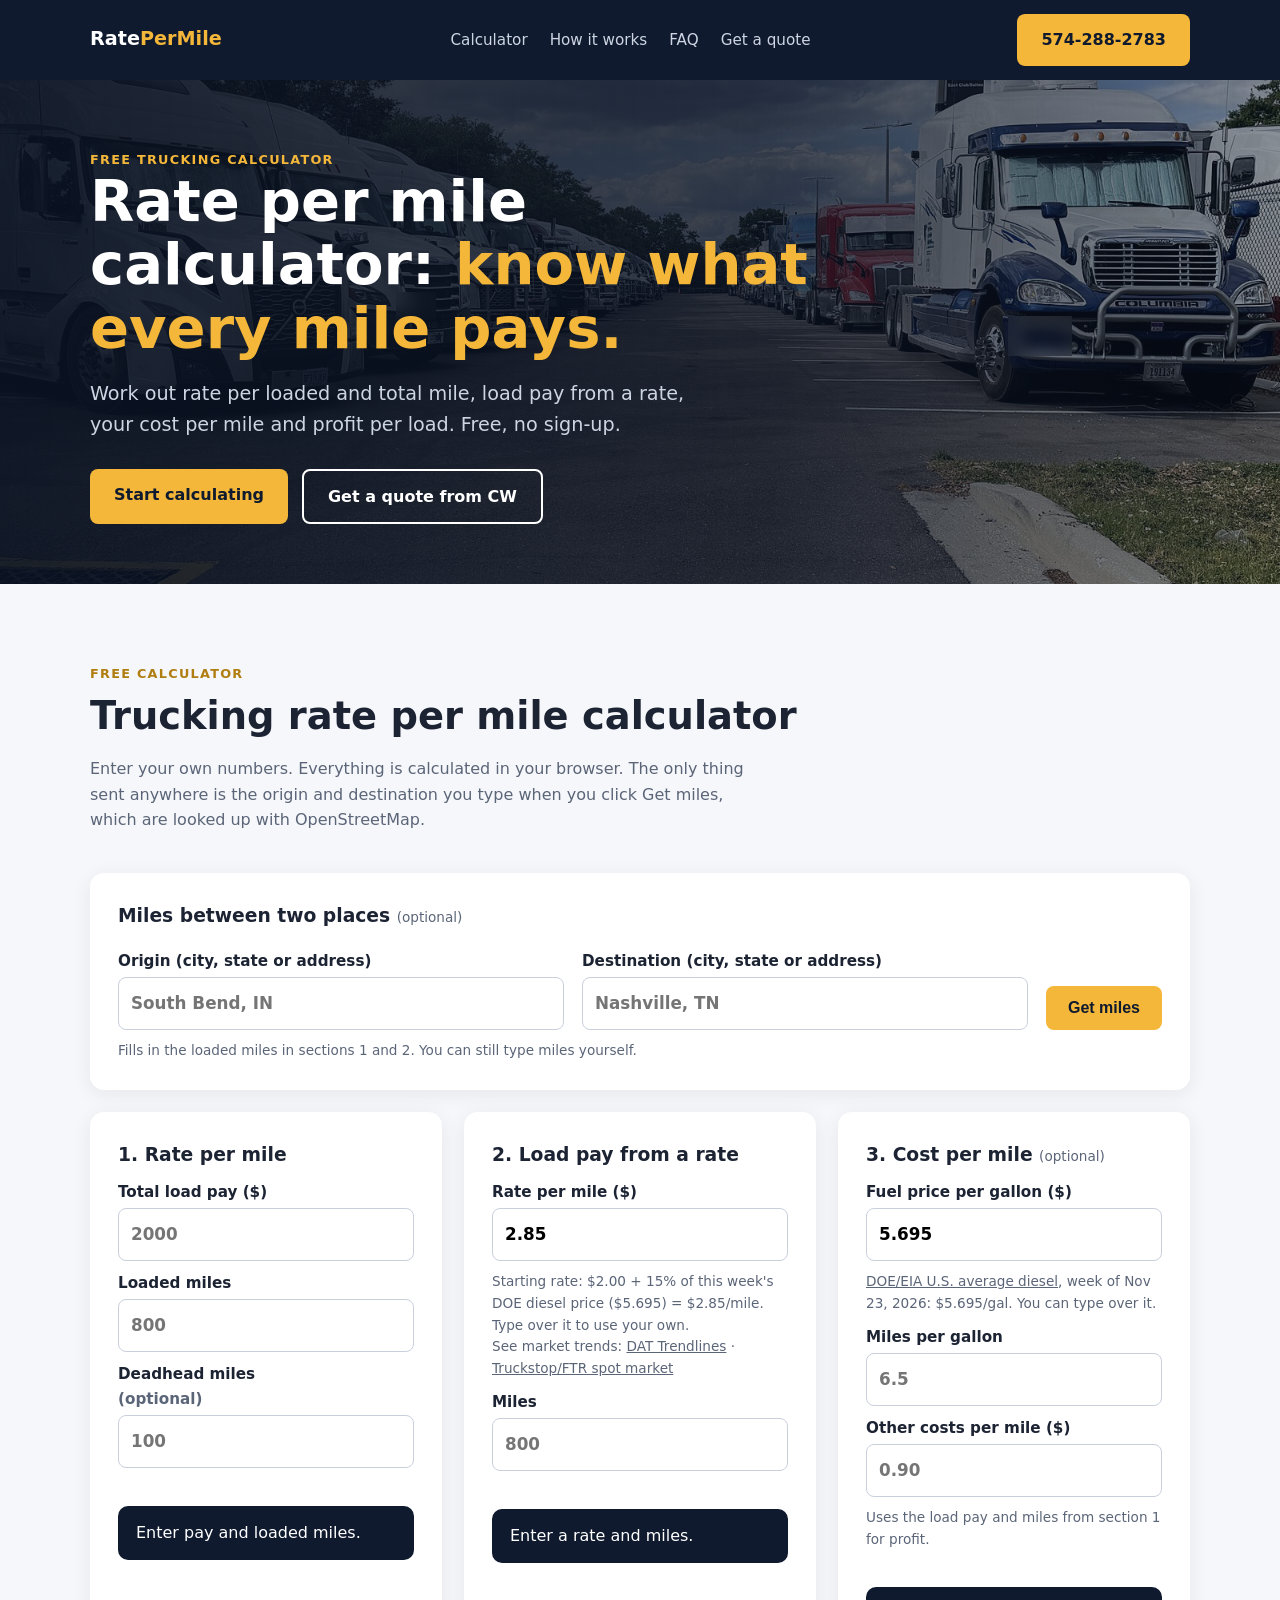
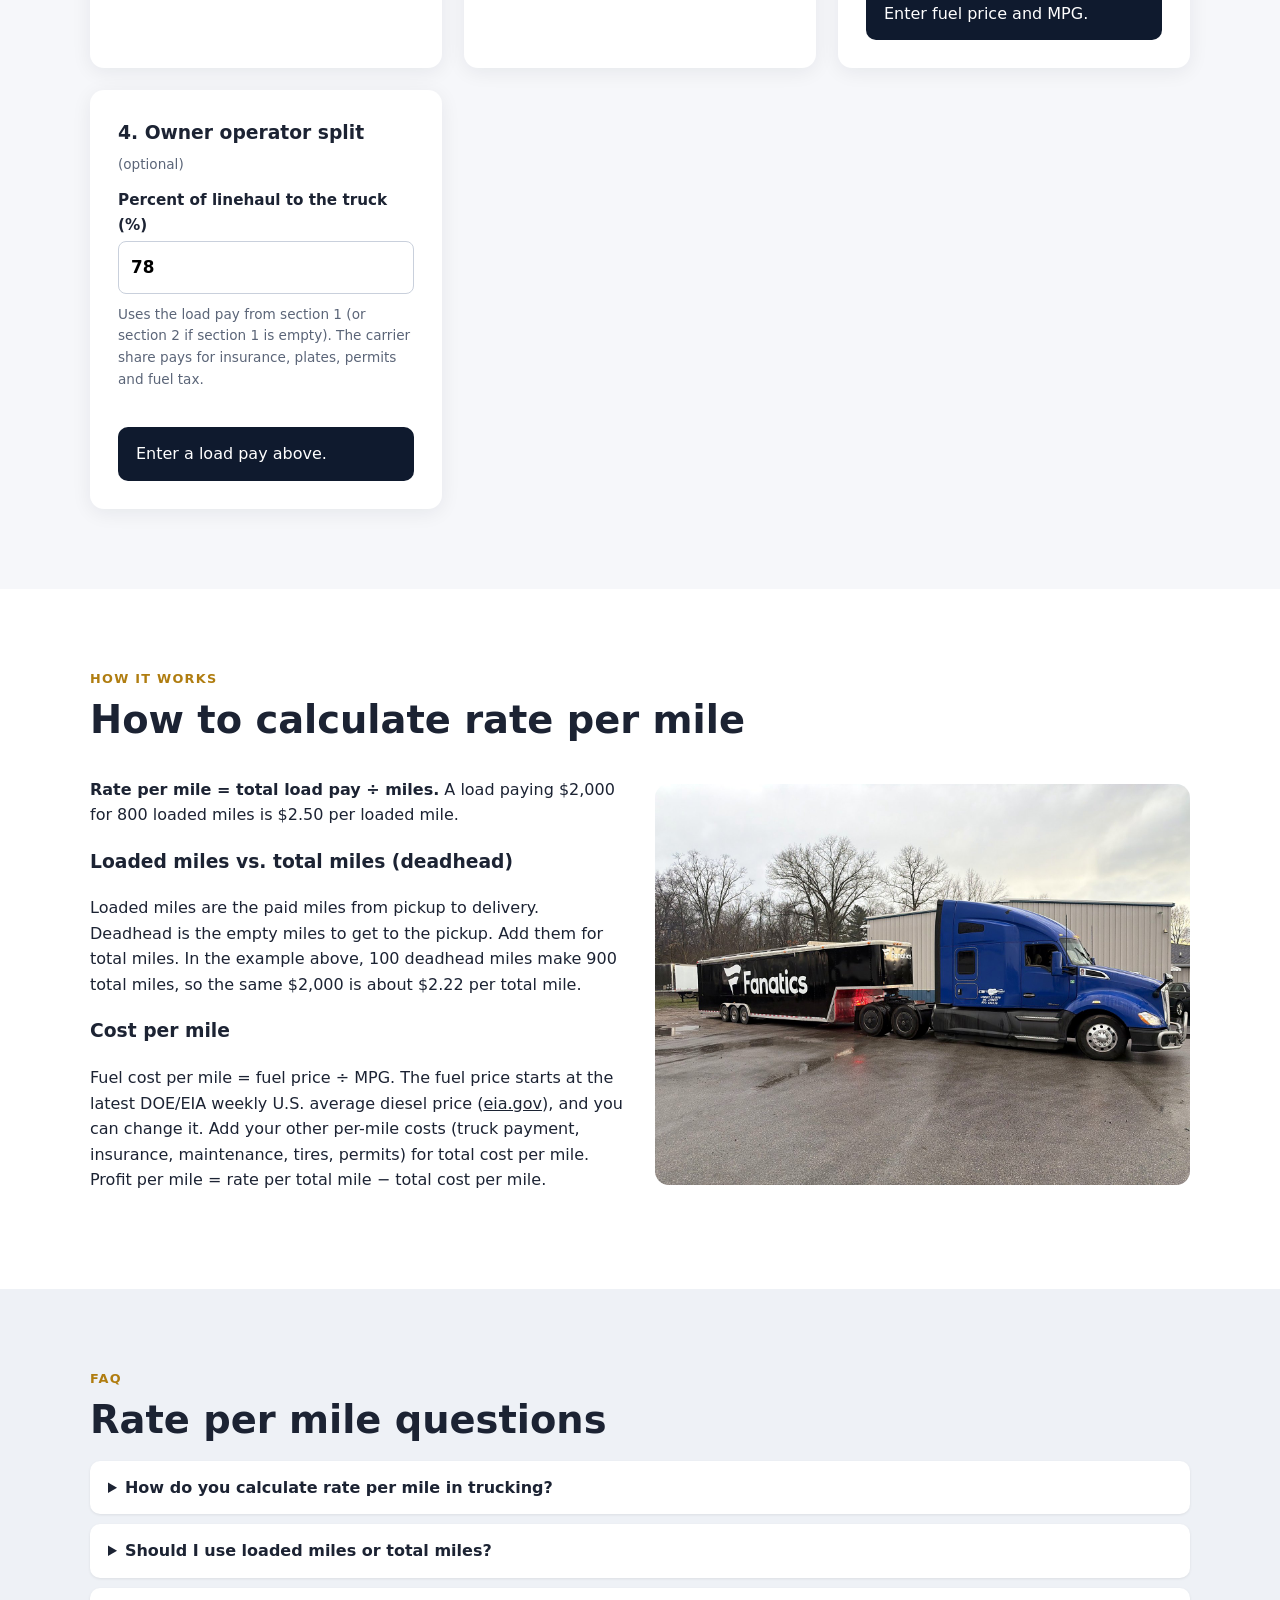
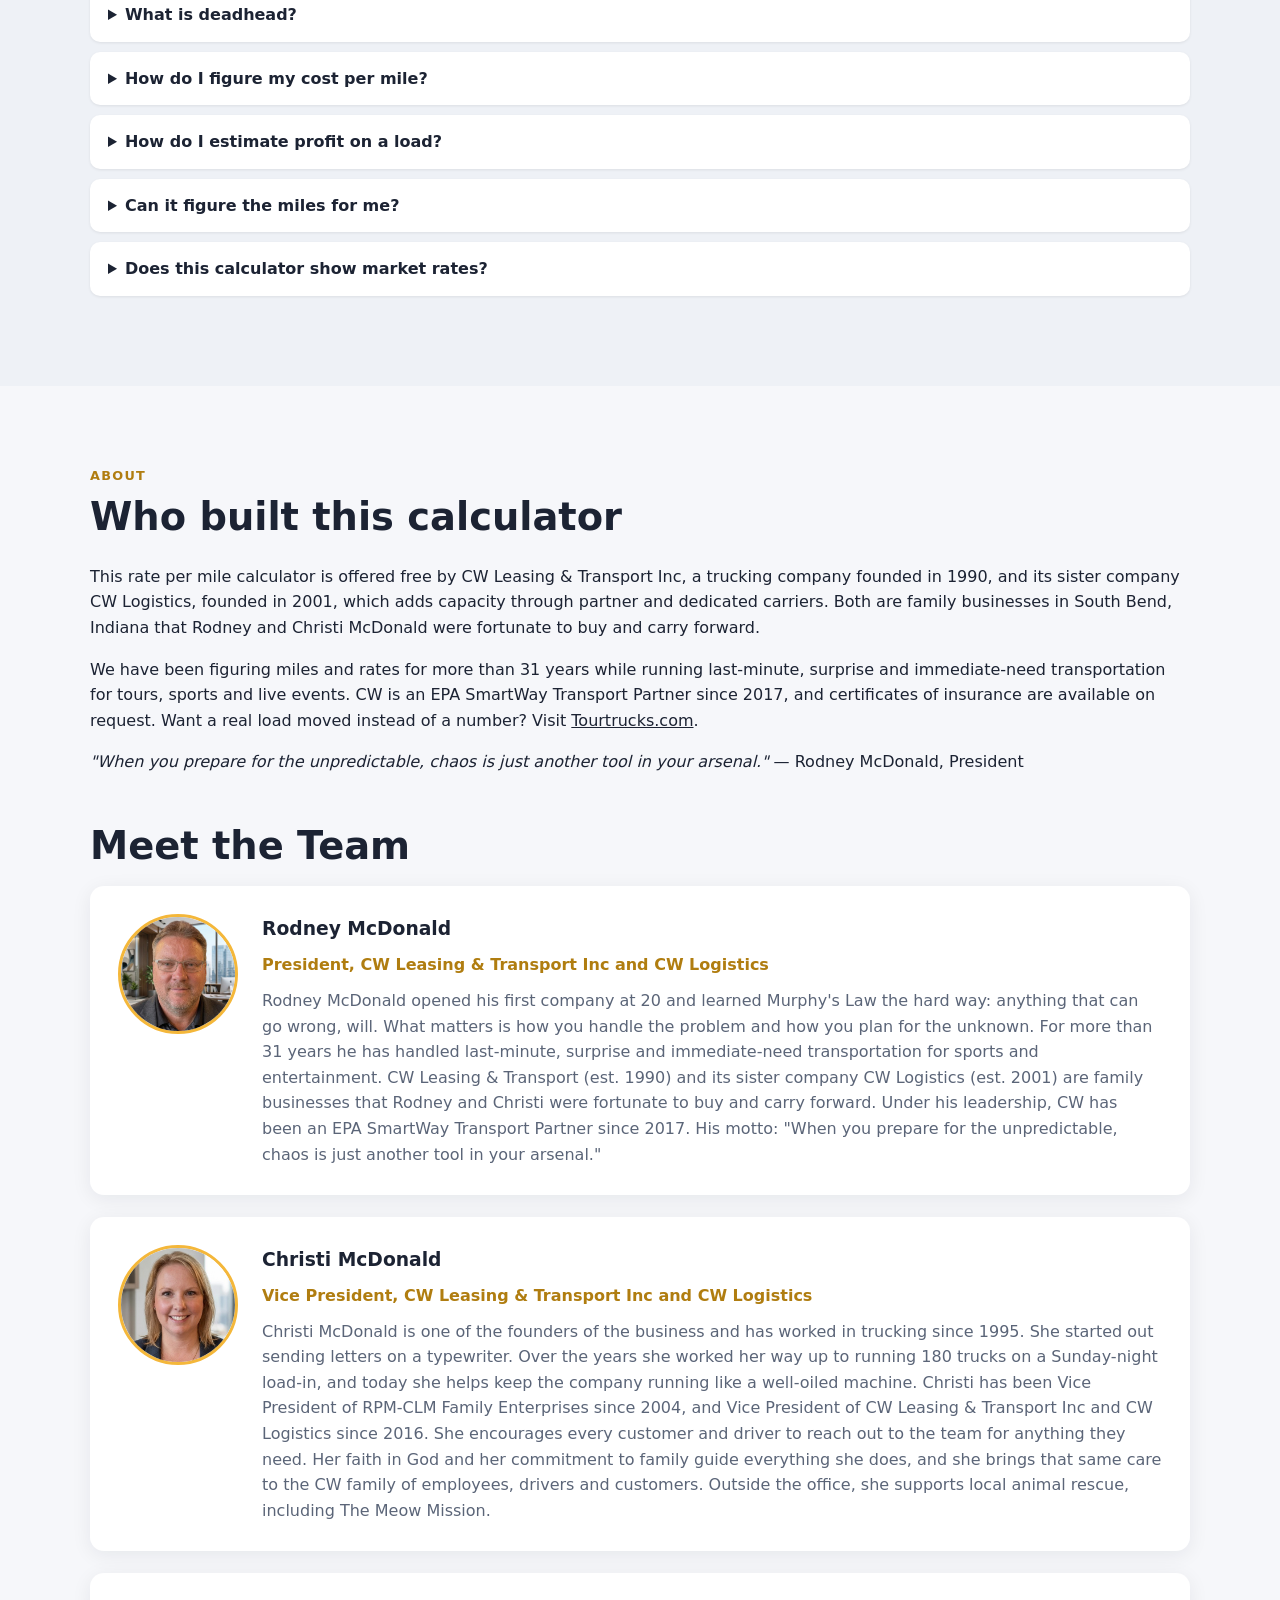
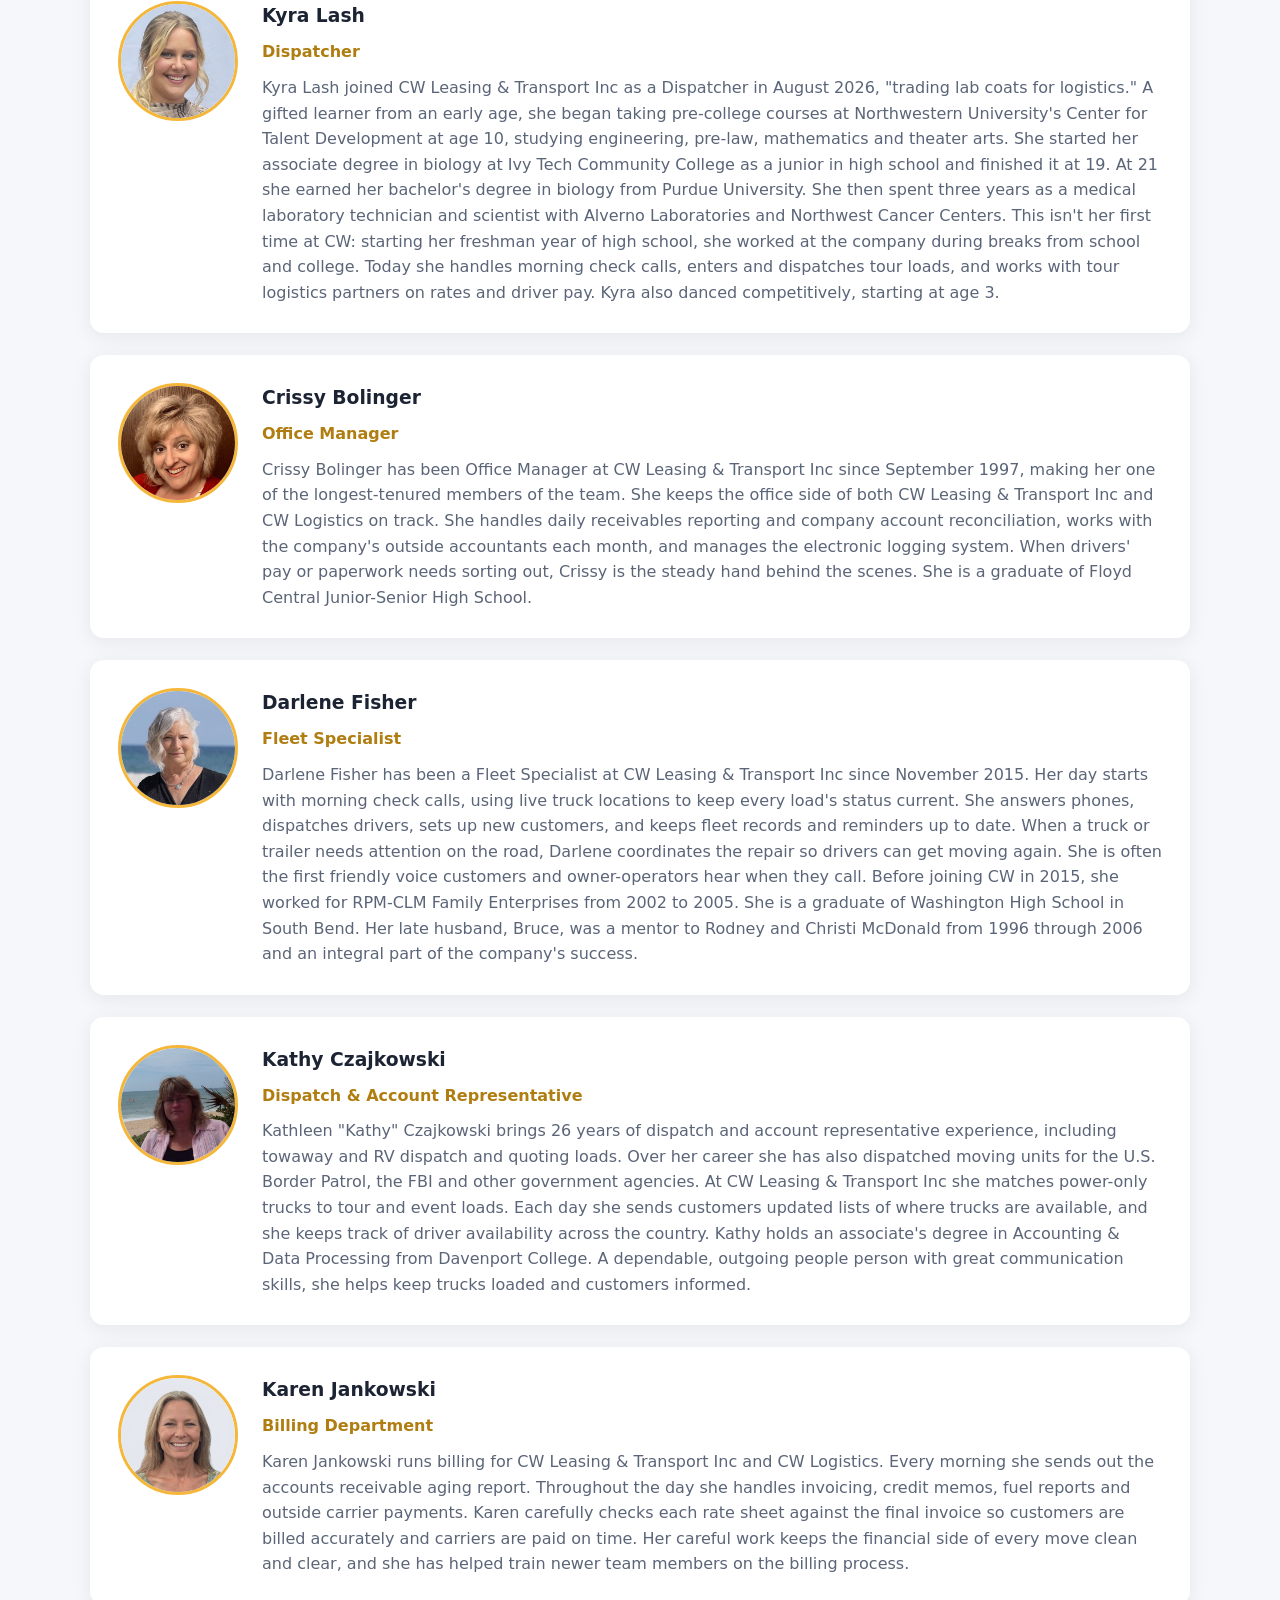
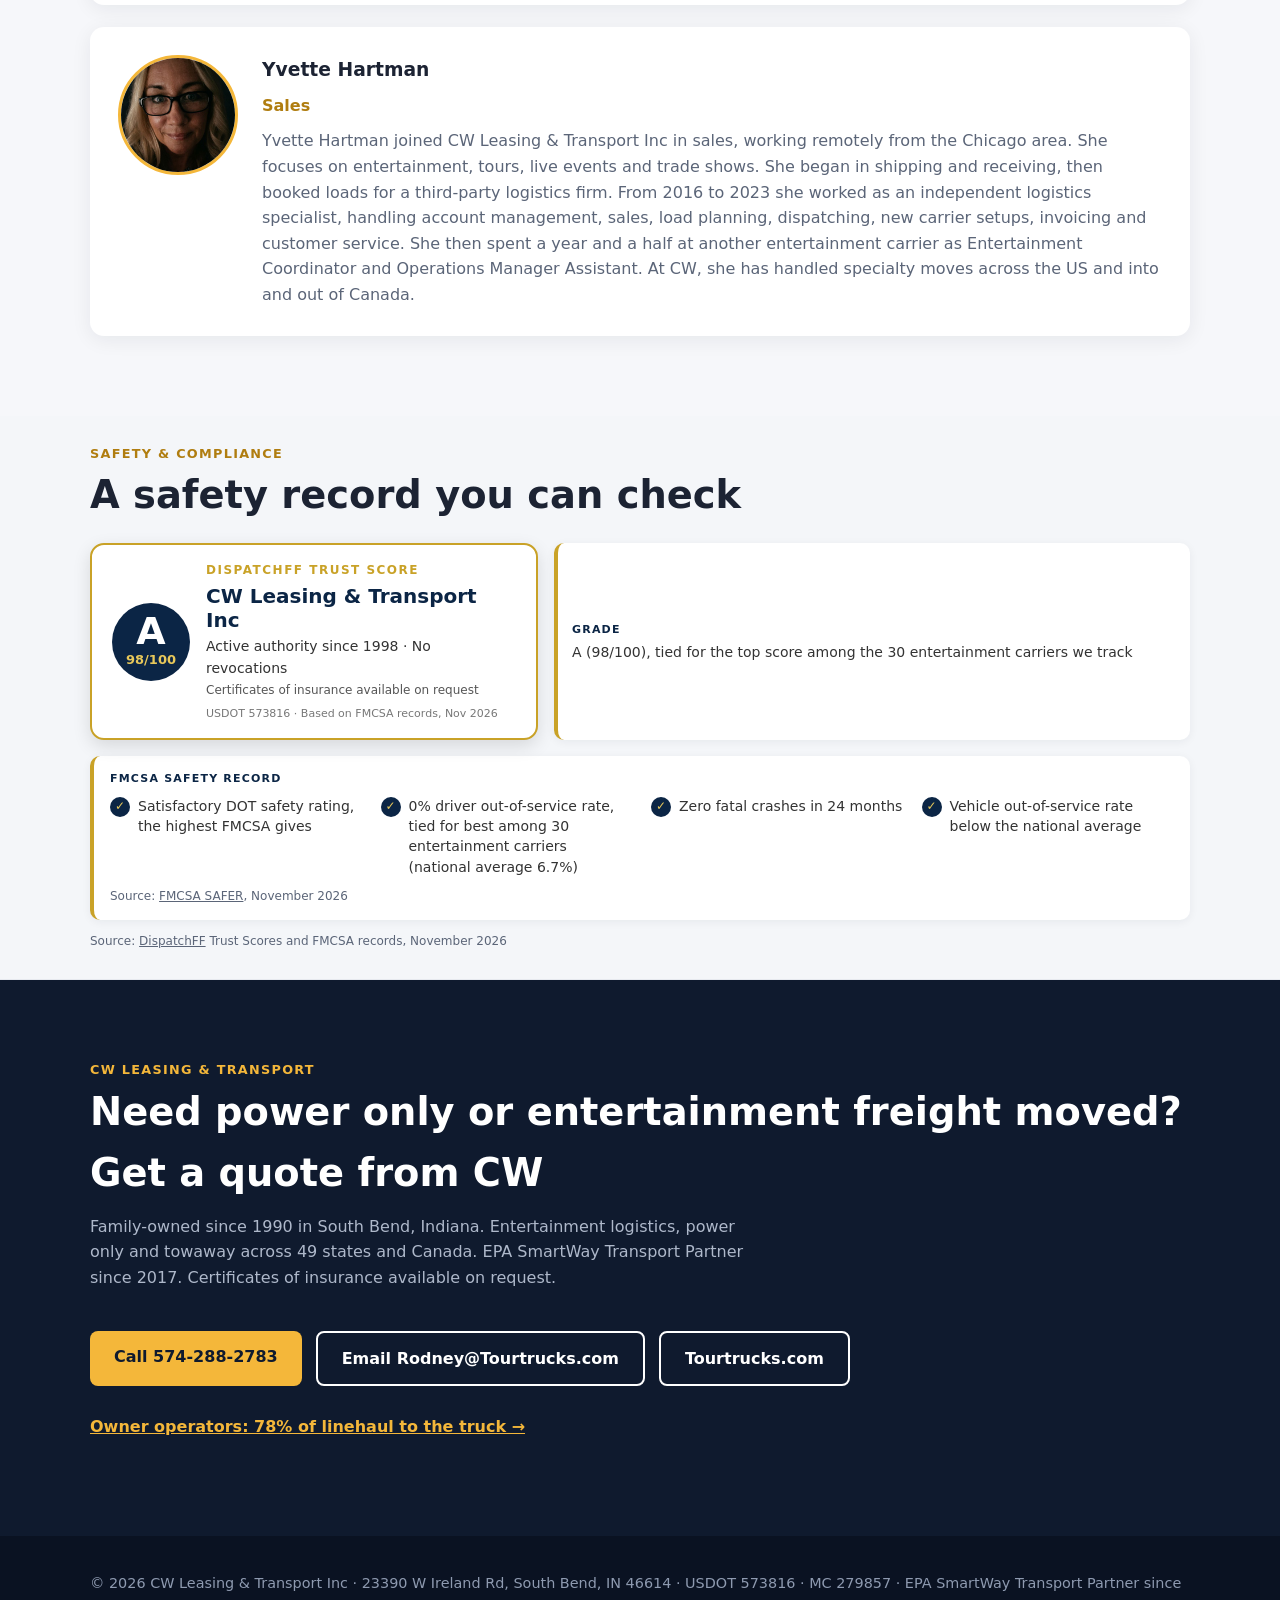
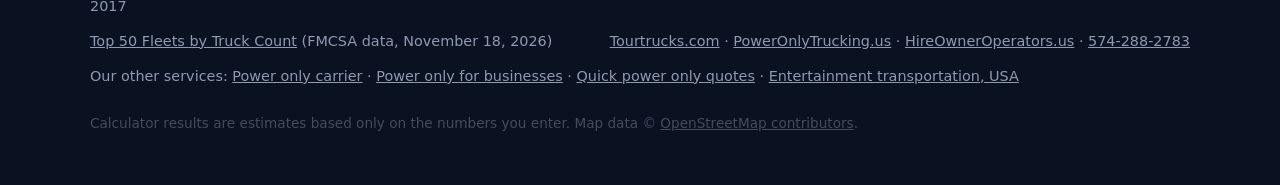
<file: index.html>
<!doctype html>
<html lang="en"><head><meta charset="utf-8"><meta name="viewport" content="width=device-width,initial-scale=1">
<title>Rate Per Mile Calculator | Trucking Rate Per Mile &amp; Cost Per Mile Calculator</title><meta name="description" content="Free rate per mile calculator for truckers, owner operators and shippers. Figure trucking rate per mile, loaded vs. total miles with deadhead, load pay from a rate, cost per mile and profit per load. From CW Leasing &amp; Transport.">
<meta name="keywords" content="rate per mile calculator, trucking rate per mile, cost per mile calculator, deadhead, owner operator calculator">
<link rel="canonical" href="https://ratepermile.com/"><meta property="og:title" content="Rate Per Mile Calculator | Trucking Rate Per Mile &amp; Cost Per Mile Calculator"><meta property="og:description" content="Free rate per mile calculator for truckers, owner operators and shippers. Figure trucking rate per mile, loaded vs. total miles with deadhead, load pay from a rate, cost per mile and profit per load. From CW Leasing &amp; Transport."><meta property="og:url" content="https://ratepermile.com/"><meta property="og:type" content="website">
<link rel="stylesheet" href="css/style.css"><script type="application/ld+json">{"@context": "https://schema.org", "@type": "LocalBusiness", "name": "CW Leasing & Transport Inc", "url": "https://ratepermile.com/", "telephone": "+1-574-288-2783", "email": "Rodney@Tourtrucks.com", "foundingDate": "1990-09", "address": {"@type": "PostalAddress", "streetAddress": "23390 W Ireland Rd", "addressLocality": "South Bend", "addressRegion": "IN", "postalCode": "46614", "addressCountry": "US"}, "areaServed": ["United States", "Canada"], "description": "Free rate per mile calculator for truckers, owner operators and shippers. Figure trucking rate per mile, loaded vs. total miles with deadhead, load pay from a rate, cost per mile and profit per load. From CW Leasing & Transport.", "award": "EPA SmartWay Transport Partner since 2017", "identifier": [{"@type": "PropertyValue", "name": "USDOT", "value": "573816"}, {"@type": "PropertyValue", "name": "MC", "value": "279857"}], "image": "https://ratepermile.com/img/tractors-trailers-rows.jpg", "sameAs": ["https://www.tourtrucks.com/", "https://poweronlytrucking.us/", "https://www.facebook.com/entertainmenttransportation", "https://www.linkedin.com/in/mcrodney/"]}</script><script type="application/ld+json">{"@context": "https://schema.org", "@type": "WebApplication", "name": "Rate Per Mile Calculator", "url": "https://ratepermile.com/", "applicationCategory": "BusinessApplication", "operatingSystem": "Any (web browser)", "offers": {"@type": "Offer", "price": "0", "priceCurrency": "USD"}, "description": "Free rate per mile calculator for truckers, owner operators and shippers. Figure trucking rate per mile, loaded vs. total miles with deadhead, load pay from a rate, cost per mile and profit per load. From CW Leasing & Transport.", "provider": {"@type": "Organization", "name": "CW Leasing & Transport Inc", "url": "https://tourtrucks.com/", "telephone": "+1-574-288-2783"}}</script><script type="application/ld+json">{"@context": "https://schema.org", "@type": "FAQPage", "mainEntity": [{"@type": "Question", "name": "How do you calculate rate per mile in trucking?", "acceptedAnswer": {"@type": "Answer", "text": "Divide the total load pay by the miles. For example, $2,000 for 800 loaded miles is $2.50 per loaded mile."}}, {"@type": "Question", "name": "Should I use loaded miles or total miles?", "acceptedAnswer": {"@type": "Answer", "text": "Use both. Rate per loaded mile is what brokers usually quote, but rate per total mile (loaded plus deadhead) shows what the truck actually earns for every mile it drives."}}, {"@type": "Question", "name": "What is deadhead?", "acceptedAnswer": {"@type": "Answer", "text": "Deadhead is the empty miles driven to pick up a load or to get back after delivering one. Those miles cost fuel and time but usually are not paid."}}, {"@type": "Question", "name": "How do I figure my cost per mile?", "acceptedAnswer": {"@type": "Answer", "text": "Fuel cost per mile is the fuel price per gallon divided by your miles per gallon. The fuel price fills in automatically with the latest U.S. Department of Energy (EIA) weekly U.S. average retail on-highway diesel price, updated every week. You can type over it with your own price. Add your other per-mile costs (truck payment, insurance, maintenance, tires, permits, and so on) to get total cost per mile."}}, {"@type": "Question", "name": "How do I estimate profit on a load?", "acceptedAnswer": {"@type": "Answer", "text": "Subtract your total cost per mile from your rate per total mile, then multiply by total miles for the profit on the load."}}, {"@type": "Question", "name": "Can it figure the miles for me?", "acceptedAnswer": {"@type": "Answer", "text": "Yes. Type an origin and destination (city and state or an address) and click Get miles. It looks up approximate driving miles with free OpenStreetMap data and fills in the loaded miles. That is a car route, so truck routes may differ; check the route on Google Maps and type over the miles if needed."}}, {"@type": "Question", "name": "Does this calculator show market rates?", "acceptedAnswer": {"@type": "Answer", "text": "No. It does not show average or market rates or a quote. The rate per mile starts at $2.00 plus 15% of the weekly DOE diesel price only as a starting number for the math; type over it with your own rate."}}]}</script>
<style>.calc{display:grid;gap:22px;grid-template-columns:repeat(auto-fit,minmax(300px,1fr))}.fld{display:block;margin:10px 0}.fld span{display:block;font-weight:600;font-size:.95rem;margin-bottom:4px}
.fld input{width:100%;padding:12px;font-size:1.05rem;border:1px solid #c9d0dc;border-radius:8px}.fld input.bad{border-color:#c0392b;background:#fff3f2}
.res{margin-top:14px;background:#0f1a2e;color:#fff;border-radius:10px;padding:14px 18px;min-height:52px}.res div{display:flex;justify-content:space-between;gap:10px;padding:3px 0}.res b{color:#f4b73a;font-size:1.15rem}
.err{color:#c0392b;font-size:.9rem;margin-top:8px;min-height:1em}.opt{font-weight:400;color:#5b6578;font-size:.85rem}
.card .btn{margin-top:8px}details{background:#fff;border-radius:10px;padding:14px 18px;margin:10px 0;box-shadow:0 1px 3px rgba(0,0,0,.08)}summary{font-weight:700;cursor:pointer}
.about{display:grid;gap:30px;grid-template-columns:repeat(auto-fit,minmax(300px,1fr));align-items:center}.about img{width:100%;border-radius:14px}
.route{margin-bottom:22px}.rgrid{display:grid;gap:0 18px;grid-template-columns:1fr 1fr auto;align-items:end}.rbtn{margin:10px 0}.rbtn .btn{border:0;cursor:pointer;font-size:1rem;padding:13px 22px}.rbtn .btn:disabled{opacity:.6;cursor:wait}#mimsg.err{color:#c0392b}
@media(max-width:700px){.rgrid{grid-template-columns:1fr}}
@media(max-width:700px){nav{display:none}header .btn{padding:10px 14px}}</style></head><body>
<header><div class="wrap"><a class="brand" href="https://ratepermile.com/">Rate<span>PerMile</span></a>
<nav><a href="#calculator">Calculator</a><a href="#how">How it works</a><a href="#faq">FAQ</a><a href="#quote">Get a quote</a></nav><a class="btn btn-gold" href="tel:+15742882783">574-288-2783</a></div></header>
<section class="hero photo" style="padding:70px 0 60px;background-image:linear-gradient(90deg,rgba(10,18,34,.93) 0,rgba(10,18,34,.78) 60%,rgba(10,18,34,.45)),url(img/tractors-trailers-rows.jpg)"><div class="wrap">
<div class="eyebrow" style="color:var(--gold)">Free trucking calculator</div><h1>Rate per mile calculator: <em>know what every mile pays.</em></h1>
<p>Work out rate per loaded and total mile, load pay from a rate, your cost per mile and profit per load. Free, no sign-up.</p>
<div class="cta"><a class="btn btn-gold" href="#calculator">Start calculating</a><a class="btn btn-ghost" href="#quote">Get a quote from CW</a></div></div></section>
<section id="calculator"><div class="wrap"><div class="eyebrow">Free calculator</div><h2>Trucking rate per mile calculator</h2>
<p class="lead">Enter your own numbers. Everything is calculated in your browser. The only thing sent anywhere is the origin and destination you type when you click Get miles, which are looked up with OpenStreetMap.</p><div class="card route"><h3>Miles between two places <span class="opt">(optional)</span></h3><div class="rgrid">
<label class="fld"><span>Origin (city, state or address)</span><input id="orig" type="text" autocomplete="off" placeholder="South Bend, IN"></label>
<label class="fld"><span>Destination (city, state or address)</span><input id="dest" type="text" autocomplete="off" placeholder="Nashville, TN"></label>
<div class="rbtn"><button type="button" class="btn btn-gold" id="getmi">Get miles</button></div></div>
<p class="note" id="mimsg" aria-live="polite">Fills in the loaded miles in sections 1 and 2. You can still type miles yourself.</p>
<p class="note"><a id="gmap" href="#" target="_blank" rel="noopener" hidden>View route on Google Maps &rarr;</a></p></div>
<div class="calc">
<div class="card"><h3>1. Rate per mile</h3><label class="fld"><span>Total load pay ($)</span><input id="pay" type="number" inputmode="decimal" min="0" step="any" placeholder="2000" value=""></label><label class="fld"><span>Loaded miles</span><input id="loaded" type="number" inputmode="decimal" min="0" step="any" placeholder="800" value=""></label><label class="fld"><span>Deadhead miles <span class="opt">(optional)</span></span><input id="dead" type="number" inputmode="decimal" min="0" step="any" placeholder="100" value=""></label><div class="err" id="e1"></div><div class="res" id="r1">Enter pay and loaded miles.</div></div>
<div class="card"><h3>2. Load pay from a rate</h3><label class="fld"><span>Rate per mile ($)</span><input id="rate" type="number" inputmode="decimal" min="0" step="any" placeholder="2.50" value=""></label><p class="note" id="ratesrc"></p><p class="note">See market trends: <a href="https://www.dat.com/trendlines" target="_blank" rel="noopener">DAT Trendlines</a> · <a href="https://spot.ftrintel.com/current" target="_blank" rel="noopener">Truckstop/FTR spot market</a></p><label class="fld"><span>Miles</span><input id="miles" type="number" inputmode="decimal" min="0" step="any" placeholder="800" value=""></label><div class="err" id="e2"></div><div class="res" id="r2">Enter a rate and miles.</div></div>
<div class="card"><h3>3. Cost per mile <span class="opt">(optional)</span></h3><label class="fld"><span>Fuel price per gallon ($)</span><input id="fuel" type="number" inputmode="decimal" min="0" step="any" placeholder="4.00" value=""></label><p class="note" id="fuelsrc"></p><label class="fld"><span>Miles per gallon</span><input id="mpg" type="number" inputmode="decimal" min="0" step="any" placeholder="6.5" value=""></label><label class="fld"><span>Other costs per mile ($)</span><input id="other" type="number" inputmode="decimal" min="0" step="any" placeholder="0.90" value=""></label><p class="note opt">Uses the load pay and miles from section 1 for profit.</p><div class="err" id="e3"></div><div class="res" id="r3">Enter fuel price and MPG.</div></div>
<div class="card"><h3>4. Owner operator split <span class="opt">(optional)</span></h3><label class="fld"><span>Percent of linehaul to the truck (%)</span><input id="pct" type="number" inputmode="decimal" min="0" step="any" placeholder="78" value="78"></label><p class="note opt">Uses the load pay from section 1 (or section 2 if section 1 is empty). The carrier share pays for insurance, plates, permits and fuel tax.</p><div class="err" id="e4"></div><div class="res" id="r4">Enter a load pay above.</div></div>
</div></div></section><section id="how" style="background:#fff"><div class="wrap"><div class="eyebrow">How it works</div><h2>How to calculate rate per mile</h2>
<div class="about"><div><p><strong>Rate per mile = total load pay ÷ miles.</strong> A load paying $2,000 for 800 loaded miles is $2.50 per loaded mile.</p>
<h3>Loaded miles vs. total miles (deadhead)</h3><p>Loaded miles are the paid miles from pickup to delivery. Deadhead is the empty miles to get to the pickup. Add them for total miles. In the example above, 100 deadhead miles make 900 total miles, so the same $2,000 is about $2.22 per total mile.</p>
<h3>Cost per mile</h3><p>Fuel cost per mile = fuel price ÷ MPG. The fuel price starts at the latest DOE/EIA weekly U.S. average diesel price (<a href="https://www.eia.gov/petroleum/gasdiesel/">eia.gov</a>), and you can change it. Add your other per-mile costs (truck payment, insurance, maintenance, tires, permits) for total cost per mile. Profit per mile = rate per total mile − total cost per mile.</p></div>
<img src="img/merch-trailer-blue-tractor.jpg" alt="A merchandise trailer hooked to a blue CW Kenworth" loading="lazy"></div></div></section><section id="faq" style="background:#eef1f6"><div class="wrap"><div class="eyebrow">FAQ</div><h2>Rate per mile questions</h2><details><summary>How do you calculate rate per mile in trucking?</summary><p>Divide the total load pay by the miles. For example, $2,000 for 800 loaded miles is $2.50 per loaded mile.</p></details><details><summary>Should I use loaded miles or total miles?</summary><p>Use both. Rate per loaded mile is what brokers usually quote, but rate per total mile (loaded plus deadhead) shows what the truck actually earns for every mile it drives.</p></details><details><summary>What is deadhead?</summary><p>Deadhead is the empty miles driven to pick up a load or to get back after delivering one. Those miles cost fuel and time but usually are not paid.</p></details><details><summary>How do I figure my cost per mile?</summary><p>Fuel cost per mile is the fuel price per gallon divided by your miles per gallon. The fuel price fills in automatically with the latest U.S. Department of Energy (EIA) weekly U.S. average retail on-highway diesel price, updated every week. You can type over it with your own price. Add your other per-mile costs (truck payment, insurance, maintenance, tires, permits, and so on) to get total cost per mile.</p></details><details><summary>How do I estimate profit on a load?</summary><p>Subtract your total cost per mile from your rate per total mile, then multiply by total miles for the profit on the load.</p></details><details><summary>Can it figure the miles for me?</summary><p>Yes. Type an origin and destination (city and state or an address) and click Get miles. It looks up approximate driving miles with free OpenStreetMap data and fills in the loaded miles. That is a car route, so truck routes may differ; check the route on Google Maps and type over the miles if needed.</p></details><details><summary>Does this calculator show market rates?</summary><p>No. It does not show average or market rates or a quote. The rate per mile starts at $2.00 plus 15% of the weekly DOE diesel price only as a starting number for the math; type over it with your own rate.</p></details></div></section><section id="about"><div class="wrap"><div class="eyebrow">About</div><div id="company-about" style="margin:0 0 40px"><h2>Who built this calculator</h2><p>This rate per mile calculator is offered free by CW Leasing &amp; Transport Inc, a trucking company founded in 1990, and its sister company CW Logistics, founded in 2001, which adds capacity through partner and dedicated carriers. Both are family businesses in South Bend, Indiana that Rodney and Christi McDonald were fortunate to buy and carry forward.</p><p>We have been figuring miles and rates for more than 31 years while running last-minute, surprise and immediate-need transportation for tours, sports and live events. CW is an EPA SmartWay Transport Partner since 2017, and certificates of insurance are available on request. Want a real load moved instead of a number? Visit <a href="https://tourtrucks.com">Tourtrucks.com</a>.</p><p><em>"When you prepare for the unpredictable, chaos is just another tool in your arsenal."</em> &mdash; Rodney McDonald, President</p></div><h2>Meet the Team</h2><div class="grid"><div class="card" style="grid-column:1/-1;display:flex;flex-wrap:wrap;gap:24px;align-items:flex-start"><img src="team-rodney.jpg" alt="Rodney McDonald, President, CW Leasing &amp; Transport Inc and CW Logistics" width="120" height="120" loading="lazy" style="width:120px;height:120px;border-radius:50%;object-fit:cover;flex:none;border:3px solid var(--gold)"><div style="flex:1;min-width:240px"><h3>Rodney McDonald</h3><p style="color:#b07d10;font-weight:600;margin:0 0 10px">President, CW Leasing &amp; Transport Inc and CW Logistics</p><p>Rodney McDonald opened his first company at 20 and learned Murphy's Law the hard way: anything that can go wrong, will. What matters is how you handle the problem and how you plan for the unknown. For more than 31 years he has handled last-minute, surprise and immediate-need transportation for sports and entertainment. CW Leasing &amp; Transport (est. 1990) and its sister company CW Logistics (est. 2001) are family businesses that Rodney and Christi were fortunate to buy and carry forward. Under his leadership, CW has been an EPA SmartWay Transport Partner since 2017. His motto: "When you prepare for the unpredictable, chaos is just another tool in your arsenal."</p></div></div><div class="card" style="grid-column:1/-1;display:flex;flex-wrap:wrap;gap:24px;align-items:flex-start"><img src="team-christi.jpg" alt="Christi McDonald, Vice President, CW Leasing &amp; Transport Inc and CW Logistics" width="120" height="120" loading="lazy" style="width:120px;height:120px;border-radius:50%;object-fit:cover;flex:none;border:3px solid var(--gold)"><div style="flex:1;min-width:240px"><h3>Christi McDonald</h3><p style="color:#b07d10;font-weight:600;margin:0 0 10px">Vice President, CW Leasing &amp; Transport Inc and CW Logistics</p><p>Christi McDonald is one of the founders of the business and has worked in trucking since 1995. She started out sending letters on a typewriter. Over the years she worked her way up to running 180 trucks on a Sunday-night load-in, and today she helps keep the company running like a well-oiled machine. Christi has been Vice President of RPM-CLM Family Enterprises since 2004, and Vice President of CW Leasing &amp; Transport Inc and CW Logistics since 2016. She encourages every customer and driver to reach out to the team for anything they need. Her faith in God and her commitment to family guide everything she does, and she brings that same care to the CW family of employees, drivers and customers. Outside the office, she supports local animal rescue, including The Meow Mission.</p></div></div><div class="card" style="grid-column:1/-1;display:flex;flex-wrap:wrap;gap:24px;align-items:flex-start"><img src="team-kyra.jpg" alt="Kyra Lash, Dispatcher" width="120" height="120" loading="lazy" style="width:120px;height:120px;border-radius:50%;object-fit:cover;flex:none;border:3px solid var(--gold)"><div style="flex:1;min-width:240px"><h3>Kyra Lash</h3><p style="color:#b07d10;font-weight:600;margin:0 0 10px">Dispatcher</p><p>Kyra Lash joined CW Leasing &amp; Transport Inc as a Dispatcher in August 2026, "trading lab coats for logistics." A gifted learner from an early age, she began taking pre-college courses at Northwestern University's Center for Talent Development at age 10, studying engineering, pre-law, mathematics and theater arts. She started her associate degree in biology at Ivy Tech Community College as a junior in high school and finished it at 19. At 21 she earned her bachelor's degree in biology from Purdue University. She then spent three years as a medical laboratory technician and scientist with Alverno Laboratories and Northwest Cancer Centers. This isn't her first time at CW: starting her freshman year of high school, she worked at the company during breaks from school and college. Today she handles morning check calls, enters and dispatches tour loads, and works with tour logistics partners on rates and driver pay. Kyra also danced competitively, starting at age 3.</p></div></div><div class="card" style="grid-column:1/-1;display:flex;flex-wrap:wrap;gap:24px;align-items:flex-start"><img src="team-crissy.jpg" alt="Crissy Bolinger, Office Manager" width="120" height="120" loading="lazy" style="width:120px;height:120px;border-radius:50%;object-fit:cover;flex:none;border:3px solid var(--gold)"><div style="flex:1;min-width:240px"><h3>Crissy Bolinger</h3><p style="color:#b07d10;font-weight:600;margin:0 0 10px">Office Manager</p><p>Crissy Bolinger has been Office Manager at CW Leasing &amp; Transport Inc since September 1997, making her one of the longest-tenured members of the team. She keeps the office side of both CW Leasing &amp; Transport Inc and CW Logistics on track. She handles daily receivables reporting and company account reconciliation, works with the company's outside accountants each month, and manages the electronic logging system. When drivers' pay or paperwork needs sorting out, Crissy is the steady hand behind the scenes. She is a graduate of Floyd Central Junior-Senior High School.</p></div></div><div class="card" style="grid-column:1/-1;display:flex;flex-wrap:wrap;gap:24px;align-items:flex-start"><img src="team-darlene.jpg" alt="Darlene Fisher, Fleet Specialist" width="120" height="120" loading="lazy" style="width:120px;height:120px;border-radius:50%;object-fit:cover;flex:none;border:3px solid var(--gold)"><div style="flex:1;min-width:240px"><h3>Darlene Fisher</h3><p style="color:#b07d10;font-weight:600;margin:0 0 10px">Fleet Specialist</p><p>Darlene Fisher has been a Fleet Specialist at CW Leasing &amp; Transport Inc since November 2015. Her day starts with morning check calls, using live truck locations to keep every load's status current. She answers phones, dispatches drivers, sets up new customers, and keeps fleet records and reminders up to date. When a truck or trailer needs attention on the road, Darlene coordinates the repair so drivers can get moving again. She is often the first friendly voice customers and owner-operators hear when they call. Before joining CW in 2015, she worked for RPM-CLM Family Enterprises from 2002 to 2005. She is a graduate of Washington High School in South Bend. Her late husband, Bruce, was a mentor to Rodney and Christi McDonald from 1996 through 2006 and an integral part of the company's success.</p></div></div><div class="card" style="grid-column:1/-1;display:flex;flex-wrap:wrap;gap:24px;align-items:flex-start"><img src="team-kathy.jpg" alt="Kathy Czajkowski, Dispatch &amp; Account Representative" width="120" height="120" loading="lazy" style="width:120px;height:120px;border-radius:50%;object-fit:cover;flex:none;border:3px solid var(--gold)"><div style="flex:1;min-width:240px"><h3>Kathy Czajkowski</h3><p style="color:#b07d10;font-weight:600;margin:0 0 10px">Dispatch &amp; Account Representative</p><p>Kathleen "Kathy" Czajkowski brings 26 years of dispatch and account representative experience, including towaway and RV dispatch and quoting loads. Over her career she has also dispatched moving units for the U.S. Border Patrol, the FBI and other government agencies. At CW Leasing &amp; Transport Inc she matches power-only trucks to tour and event loads. Each day she sends customers updated lists of where trucks are available, and she keeps track of driver availability across the country. Kathy holds an associate's degree in Accounting &amp; Data Processing from Davenport College. A dependable, outgoing people person with great communication skills, she helps keep trucks loaded and customers informed.</p></div></div><div class="card" style="grid-column:1/-1;display:flex;flex-wrap:wrap;gap:24px;align-items:flex-start"><img src="team-karen.jpg" alt="Karen Jankowski, Billing Department" width="120" height="120" loading="lazy" style="width:120px;height:120px;border-radius:50%;object-fit:cover;flex:none;border:3px solid var(--gold)"><div style="flex:1;min-width:240px"><h3>Karen Jankowski</h3><p style="color:#b07d10;font-weight:600;margin:0 0 10px">Billing Department</p><p>Karen Jankowski runs billing for CW Leasing &amp; Transport Inc and CW Logistics. Every morning she sends out the accounts receivable aging report. Throughout the day she handles invoicing, credit memos, fuel reports and outside carrier payments. Karen carefully checks each rate sheet against the final invoice so customers are billed accurately and carriers are paid on time. Her careful work keeps the financial side of every move clean and clear, and she has helped train newer team members on the billing process.</p></div></div><div class="card" style="grid-column:1/-1;display:flex;flex-wrap:wrap;gap:24px;align-items:flex-start"><img src="team-yvette.jpg" alt="Yvette Hartman, Sales" width="120" height="120" loading="lazy" style="width:120px;height:120px;border-radius:50%;object-fit:cover;flex:none;border:3px solid var(--gold)"><div style="flex:1;min-width:240px"><h3>Yvette Hartman</h3><p style="color:#b07d10;font-weight:600;margin:0 0 10px">Sales</p><p>Yvette Hartman joined CW Leasing &amp; Transport Inc in sales, working remotely from the Chicago area. She focuses on entertainment, tours, live events and trade shows. She began in shipping and receiving, then booked loads for a third-party logistics firm. From 2016 to 2023 she worked as an independent logistics specialist, handling account management, sales, load planning, dispatching, new carrier setups, invoicing and customer service. She then spent a year and a half at another entertainment carrier as Entertainment Coordinator and Operations Manager Assistant. At CW, she has handled specialty moves across the US and into and out of Canada.</p></div></div></div></div></section>
<section id="trust-score" style="padding:28px 0;background:#f4f6f9;border-bottom:1px solid #e6e9ef"><div class="wrap"><div class="eyebrow">Safety &amp; Compliance</div><h2 style="margin-bottom:18px">A safety record you can check</h2><div style="display:flex;flex-wrap:wrap;gap:16px;align-items:stretch"><a href="https://www.dispatchff.com/carriers/dot-00573816" target="_blank" rel="noopener" style="text-decoration:none;color:inherit;flex:1 1 340px;max-width:460px;display:block"><div style="display:flex;align-items:center;gap:16px;background:#fff;border:2px solid #c9a227;border-radius:14px;padding:16px 20px;box-shadow:0 6px 18px rgba(0,0,0,.12);height:100%;box-sizing:border-box"><div style="flex:0 0 78px;width:78px;height:78px;border-radius:50%;background:#0b2545;color:#fff;display:flex;flex-direction:column;align-items:center;justify-content:center"><div style="font-size:38px;font-weight:800;line-height:1">A</div><div style="font-size:13px;color:#e8c85a;font-weight:700">98/100</div></div><div style="min-width:0"><div style="font-size:12px;letter-spacing:1.5px;color:#c9a227;font-weight:700">DISPATCHFF TRUST SCORE</div><div style="font-size:20px;font-weight:800;color:#0b2545;margin:3px 0;line-height:1.2">CW Leasing &amp; Transport Inc</div><div style="font-size:14px;color:#333">Active authority since 1998 &middot; No revocations</div><div style="font-size:12px;color:#555;margin-top:2px">Certificates of insurance available on request</div><div style="font-size:11px;color:#777;margin-top:4px">USDOT 573816 &middot; Based on FMCSA records, Nov 2026</div></div></div></a><ul style="list-style:none;margin:0;padding:0;flex:2 1 420px;display:flex;flex-wrap:wrap;gap:12px"><li style="flex:1 1 180px;display:flex;flex-direction:column;justify-content:center;background:#fff;border-left:4px solid #c9a227;border-radius:10px;padding:12px 14px;box-shadow:0 2px 10px rgba(15,26,46,.06);font-size:14px;line-height:1.45;color:#333"><div style="font-size:11px;letter-spacing:1.2px;text-transform:uppercase;color:#0b2545;font-weight:800;margin-bottom:4px">Grade</div>A (98/100), tied for the top score among the 30 entertainment carriers we track</li></ul></div><div id="safety-record" style="margin-top:16px;background:#fff;border-left:4px solid #c9a227;border-radius:10px;padding:14px 16px;box-shadow:0 2px 10px rgba(15,26,46,.06)"><div style="font-size:11px;letter-spacing:1.2px;text-transform:uppercase;color:#0b2545;font-weight:800;margin-bottom:8px">FMCSA SAFETY RECORD</div><ul style="list-style:none;margin:0;padding:0;display:flex;flex-wrap:wrap;gap:10px 18px"><li style="flex:1 1 220px;display:flex;gap:8px;align-items:flex-start;font-size:14px;line-height:1.45;color:#333"><span style="flex:0 0 20px;width:20px;height:20px;border-radius:50%;background:#0b2545;color:#e8c85a;font-size:12px;font-weight:800;display:flex;align-items:center;justify-content:center;margin-top:1px">&#10003;</span><span>Satisfactory DOT safety rating, the highest FMCSA gives</span></li><li style="flex:1 1 220px;display:flex;gap:8px;align-items:flex-start;font-size:14px;line-height:1.45;color:#333"><span style="flex:0 0 20px;width:20px;height:20px;border-radius:50%;background:#0b2545;color:#e8c85a;font-size:12px;font-weight:800;display:flex;align-items:center;justify-content:center;margin-top:1px">&#10003;</span><span>0% driver out-of-service rate, tied for best among 30 entertainment carriers (national average 6.7%)</span></li><li style="flex:1 1 220px;display:flex;gap:8px;align-items:flex-start;font-size:14px;line-height:1.45;color:#333"><span style="flex:0 0 20px;width:20px;height:20px;border-radius:50%;background:#0b2545;color:#e8c85a;font-size:12px;font-weight:800;display:flex;align-items:center;justify-content:center;margin-top:1px">&#10003;</span><span>Zero fatal crashes in 24 months</span></li><li style="flex:1 1 220px;display:flex;gap:8px;align-items:flex-start;font-size:14px;line-height:1.45;color:#333"><span style="flex:0 0 20px;width:20px;height:20px;border-radius:50%;background:#0b2545;color:#e8c85a;font-size:12px;font-weight:800;display:flex;align-items:center;justify-content:center;margin-top:1px">&#10003;</span><span>Vehicle out-of-service rate below the national average</span></li></ul><p style="font-size:12px;color:#5b6578;margin:10px 0 0">Source: <a href="https://safer.fmcsa.dot.gov/query.asp?query_param=USDOT&amp;query_string=573816&amp;query_type=queryCarrierSnapshot" target="_blank" rel="noopener">FMCSA SAFER</a>, November 2026</p></div><p style="font-size:12px;color:#5b6578;margin:12px 0 0">Source: <a href="https://www.dispatchff.com/carriers/dot-00573816" target="_blank" rel="noopener">DispatchFF</a> Trust Scores and FMCSA records, November 2026</p></div></section>
<section id="quote" class="dark"><div class="wrap"><div class="eyebrow" style="color:var(--gold)">CW Leasing &amp; Transport</div><h2>Need power only or entertainment freight moved? Get a quote from CW</h2>
<p class="lead">Family-owned since 1990 in South Bend, Indiana. Entertainment logistics, power only and towaway across 49 states and Canada. EPA SmartWay Transport Partner since 2017. Certificates of insurance available on request.</p>
<div class="cta"><a class="btn btn-gold" href="tel:+15742882783">Call 574-288-2783</a><a class="btn btn-ghost" href="mailto:Rodney@Tourtrucks.com?subject=Quote%20request%20-%20RatePerMile.com">Email Rodney@Tourtrucks.com</a><a class="btn btn-ghost" href="https://tourtrucks.com">Tourtrucks.com</a></div>
<p style="margin-top:28px"><a href="https://hireowneroperators.us" style="color:var(--gold)"><strong>Owner operators: 78% of linehaul to the truck &rarr;</strong></a></p></div></section>
<footer><div class="wrap"><div>© 2026 CW Leasing &amp; Transport Inc · 23390 W Ireland Rd, South Bend, IN 46614 · USDOT 573816 · MC 279857 · EPA SmartWay Transport Partner since 2017</div><div class="top50link"><a href="top-50-fleets.html">Top 50 Fleets by Truck Count</a> (FMCSA data, November 18, 2026)</div><div><a href="https://tourtrucks.com">Tourtrucks.com</a> · <a href="https://poweronlytrucking.us">PowerOnlyTrucking.us</a> · <a href="https://hireowneroperators.us">HireOwnerOperators.us</a> · <a href="tel:+15742882783">574-288-2783</a></div><div class="others">Our other services: <a href="https://poweronly.us">Power only carrier</a> · <a href="https://poweronly.biz">Power only for businesses</a> · <a href="https://poweronly.co">Quick power only quotes</a> · <a href="https://entertainmenttransportation.us">Entertainment transportation, USA</a></div><p class="note" style="opacity:.7">Calculator results are estimates based only on the numbers you enter. Map data © <a href="https://www.openstreetmap.org/copyright">OpenStreetMap contributors</a>.</p></div></footer>
<script src="js/calc.js"></script></body></html>
</file>
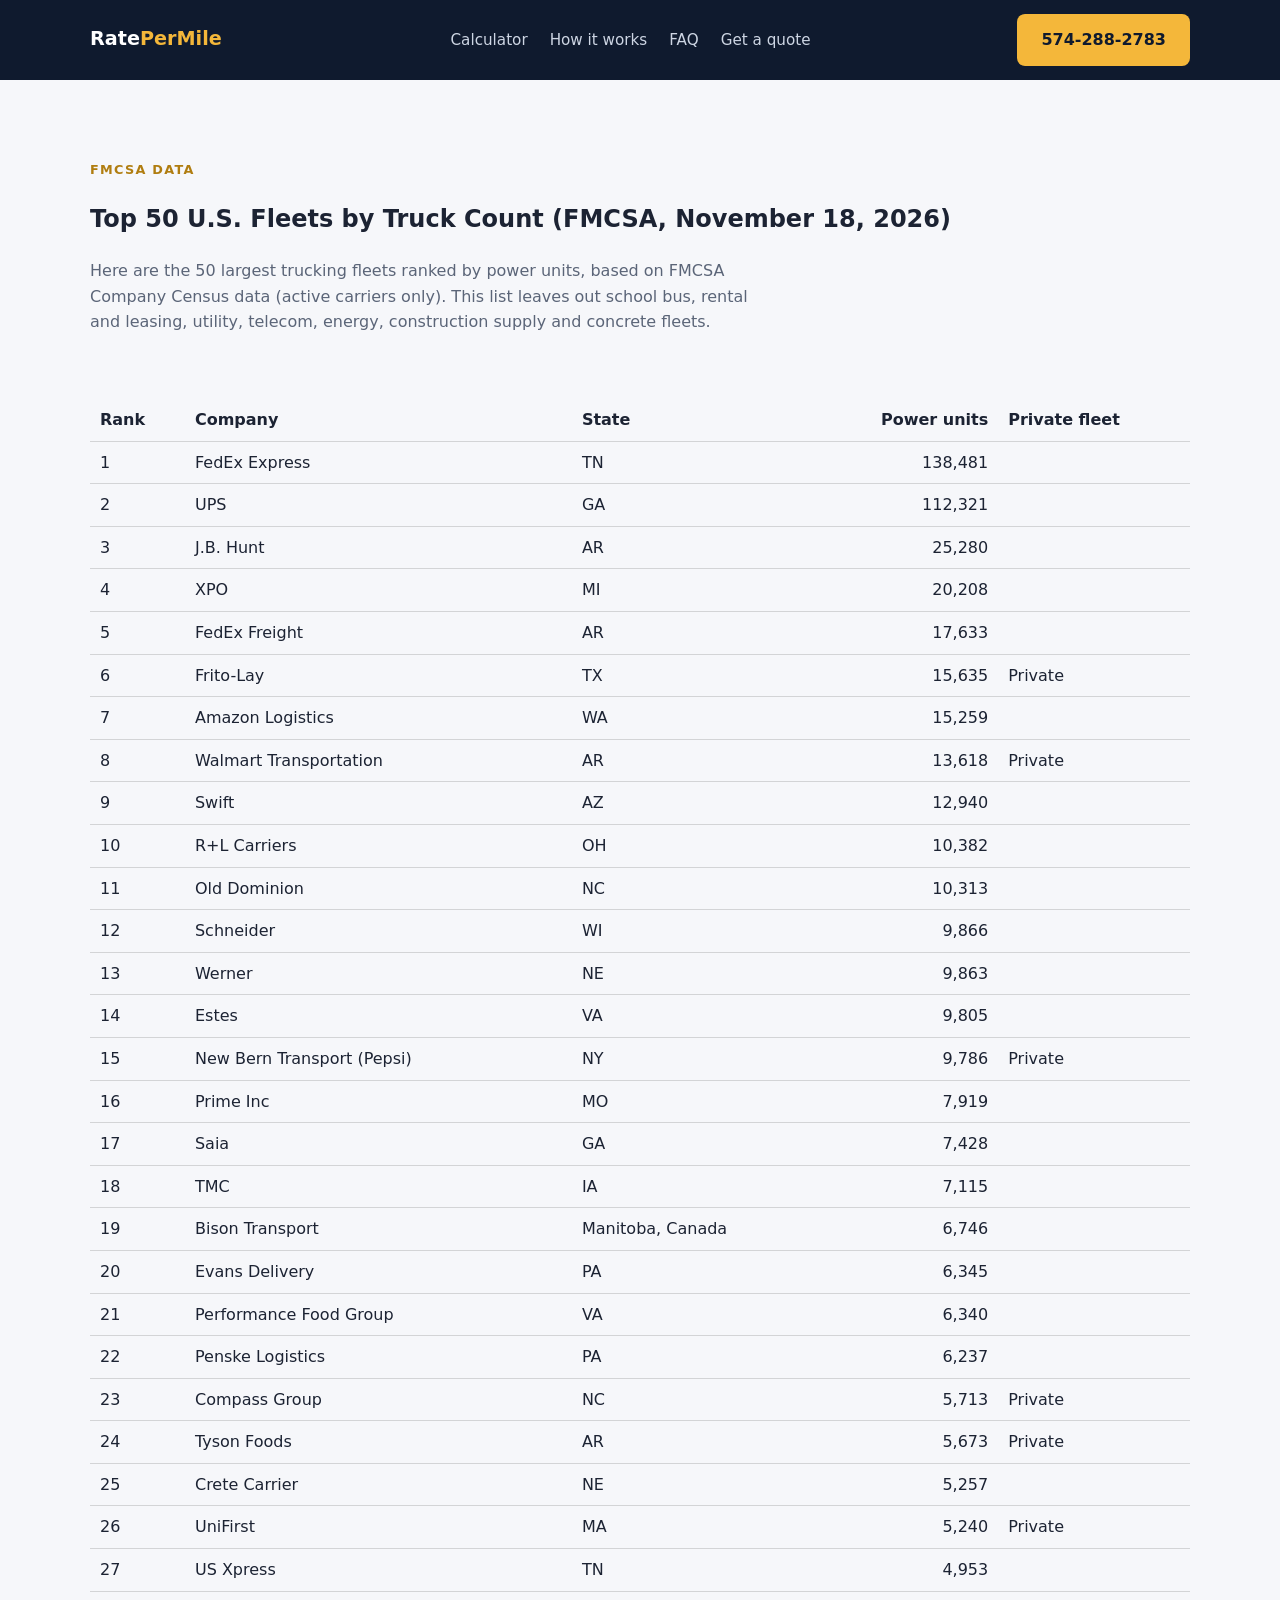
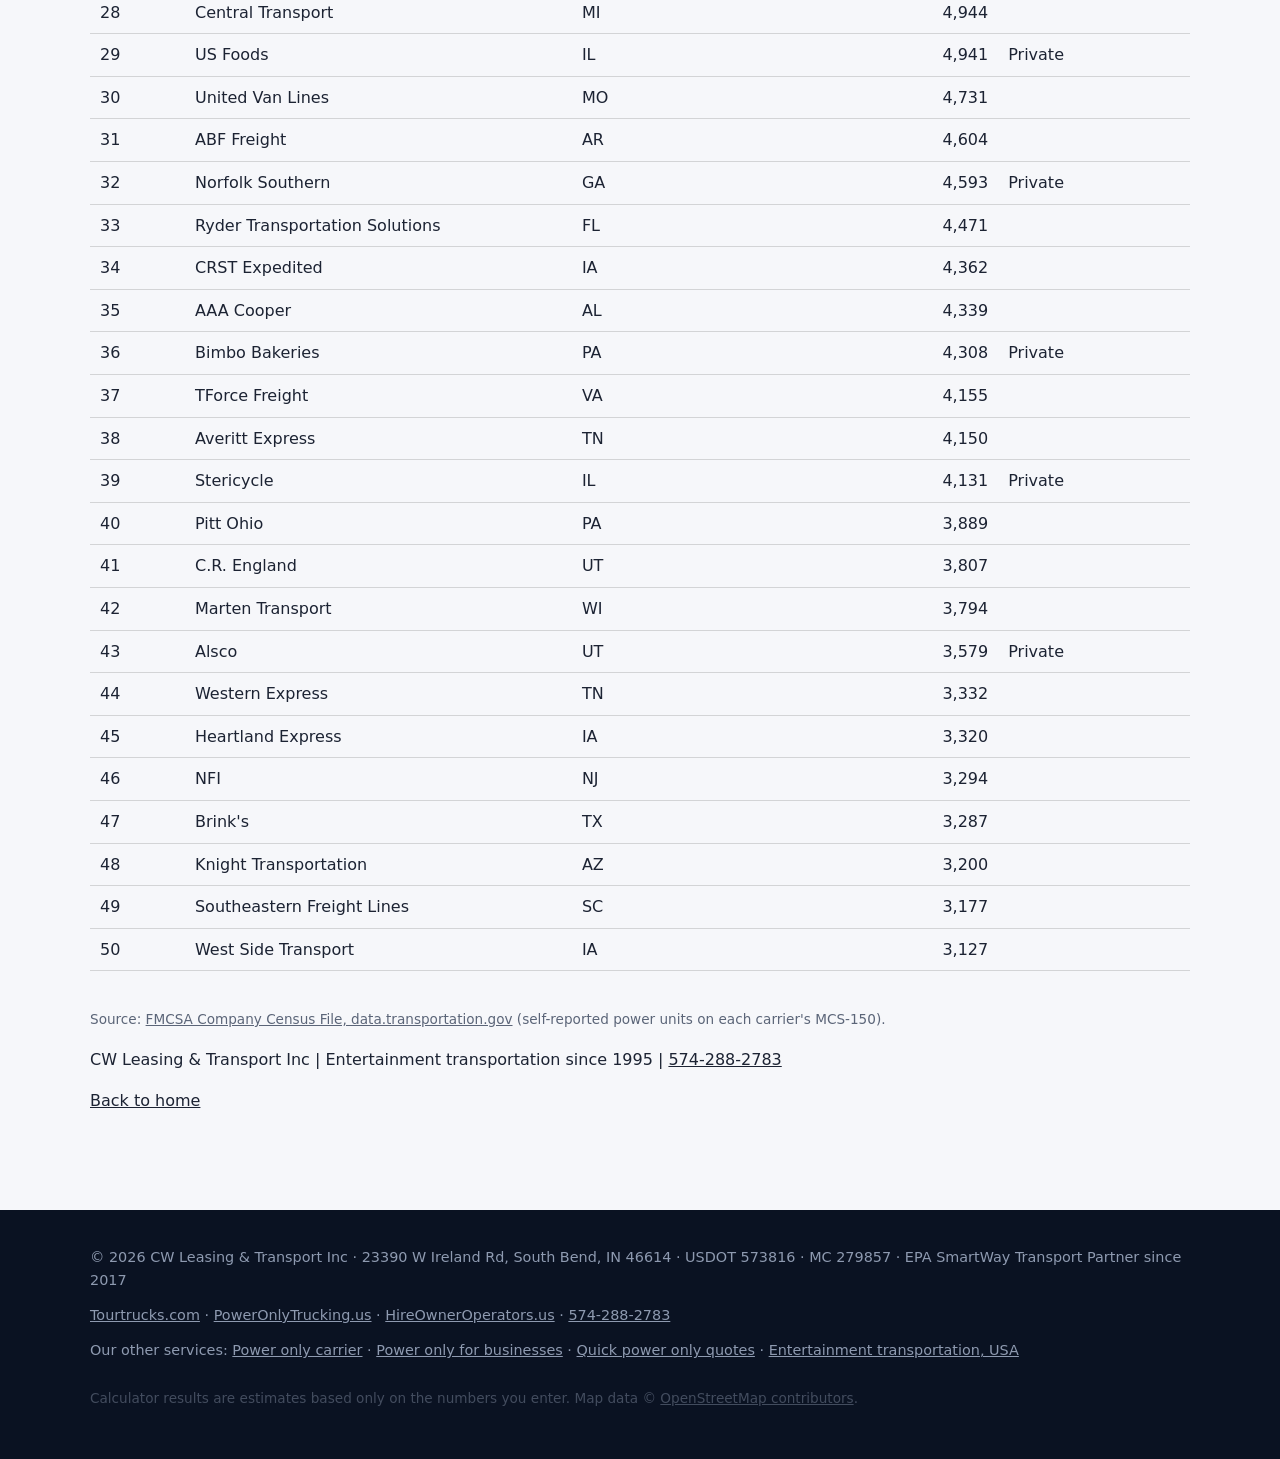
<file: top-50-fleets.html>
<!doctype html>
<html lang="en"><head><meta charset="utf-8"><meta name="viewport" content="width=device-width,initial-scale=1">
<title>Top 50 U.S. Fleets by Truck Count (FMCSA, November 18, 2026)</title>
<meta name="description" content="The 50 largest U.S. trucking fleets ranked by power units, from FMCSA Company Census data as of November 18, 2026. Shared by CW Leasing &amp; Transport Inc on ratepermile.com.">
<link rel="canonical" href="https://ratepermile.com/top-50-fleets.html">
<link rel="stylesheet" href="css/style.css">
<style>.t50{width:100%;border-collapse:collapse;margin:24px 0;font-size:16px}.t50 th,.t50 td{padding:8px 10px;border-bottom:1px solid rgba(128,128,128,.3);text-align:left}.t50 th{font-weight:700}.t50 td.num,.t50 th.num{text-align:right;font-variant-numeric:tabular-nums}.t50wrap{overflow-x:auto}</style></head><body>
<header><div class="wrap"><a class="brand" href="https://ratepermile.com/">Rate<span>PerMile</span></a>
<nav><a href="./#calculator">Calculator</a><a href="./#how">How it works</a><a href="./#faq">FAQ</a><a href="./#quote">Get a quote</a></nav><a class="btn btn-gold" href="tel:+15742882783">574-288-2783</a></div></header>
<section id="top50"><div class="wrap"><div class="eyebrow">FMCSA data</div><h1>Top 50 U.S. Fleets by Truck Count (FMCSA, November 18, 2026)</h1>
<p class="lead">Here are the 50 largest trucking fleets ranked by power units, based on FMCSA Company Census data (active carriers only). This list leaves out school bus, rental and leasing, utility, telecom, energy, construction supply and concrete fleets.</p>
<div class="t50wrap"><table class="t50"><thead><tr><th>Rank</th><th>Company</th><th>State</th><th class="num">Power units</th><th>Private fleet</th></tr></thead>
<tbody>
<tr><td>1</td><td>FedEx Express</td><td>TN</td><td class="num">138,481</td><td></td></tr>
<tr><td>2</td><td>UPS</td><td>GA</td><td class="num">112,321</td><td></td></tr>
<tr><td>3</td><td>J.B. Hunt</td><td>AR</td><td class="num">25,280</td><td></td></tr>
<tr><td>4</td><td>XPO</td><td>MI</td><td class="num">20,208</td><td></td></tr>
<tr><td>5</td><td>FedEx Freight</td><td>AR</td><td class="num">17,633</td><td></td></tr>
<tr><td>6</td><td>Frito-Lay</td><td>TX</td><td class="num">15,635</td><td>Private</td></tr>
<tr><td>7</td><td>Amazon Logistics</td><td>WA</td><td class="num">15,259</td><td></td></tr>
<tr><td>8</td><td>Walmart Transportation</td><td>AR</td><td class="num">13,618</td><td>Private</td></tr>
<tr><td>9</td><td>Swift</td><td>AZ</td><td class="num">12,940</td><td></td></tr>
<tr><td>10</td><td>R+L Carriers</td><td>OH</td><td class="num">10,382</td><td></td></tr>
<tr><td>11</td><td>Old Dominion</td><td>NC</td><td class="num">10,313</td><td></td></tr>
<tr><td>12</td><td>Schneider</td><td>WI</td><td class="num">9,866</td><td></td></tr>
<tr><td>13</td><td>Werner</td><td>NE</td><td class="num">9,863</td><td></td></tr>
<tr><td>14</td><td>Estes</td><td>VA</td><td class="num">9,805</td><td></td></tr>
<tr><td>15</td><td>New Bern Transport (Pepsi)</td><td>NY</td><td class="num">9,786</td><td>Private</td></tr>
<tr><td>16</td><td>Prime Inc</td><td>MO</td><td class="num">7,919</td><td></td></tr>
<tr><td>17</td><td>Saia</td><td>GA</td><td class="num">7,428</td><td></td></tr>
<tr><td>18</td><td>TMC</td><td>IA</td><td class="num">7,115</td><td></td></tr>
<tr><td>19</td><td>Bison Transport</td><td>Manitoba, Canada</td><td class="num">6,746</td><td></td></tr>
<tr><td>20</td><td>Evans Delivery</td><td>PA</td><td class="num">6,345</td><td></td></tr>
<tr><td>21</td><td>Performance Food Group</td><td>VA</td><td class="num">6,340</td><td></td></tr>
<tr><td>22</td><td>Penske Logistics</td><td>PA</td><td class="num">6,237</td><td></td></tr>
<tr><td>23</td><td>Compass Group</td><td>NC</td><td class="num">5,713</td><td>Private</td></tr>
<tr><td>24</td><td>Tyson Foods</td><td>AR</td><td class="num">5,673</td><td>Private</td></tr>
<tr><td>25</td><td>Crete Carrier</td><td>NE</td><td class="num">5,257</td><td></td></tr>
<tr><td>26</td><td>UniFirst</td><td>MA</td><td class="num">5,240</td><td>Private</td></tr>
<tr><td>27</td><td>US Xpress</td><td>TN</td><td class="num">4,953</td><td></td></tr>
<tr><td>28</td><td>Central Transport</td><td>MI</td><td class="num">4,944</td><td></td></tr>
<tr><td>29</td><td>US Foods</td><td>IL</td><td class="num">4,941</td><td>Private</td></tr>
<tr><td>30</td><td>United Van Lines</td><td>MO</td><td class="num">4,731</td><td></td></tr>
<tr><td>31</td><td>ABF Freight</td><td>AR</td><td class="num">4,604</td><td></td></tr>
<tr><td>32</td><td>Norfolk Southern</td><td>GA</td><td class="num">4,593</td><td>Private</td></tr>
<tr><td>33</td><td>Ryder Transportation Solutions</td><td>FL</td><td class="num">4,471</td><td></td></tr>
<tr><td>34</td><td>CRST Expedited</td><td>IA</td><td class="num">4,362</td><td></td></tr>
<tr><td>35</td><td>AAA Cooper</td><td>AL</td><td class="num">4,339</td><td></td></tr>
<tr><td>36</td><td>Bimbo Bakeries</td><td>PA</td><td class="num">4,308</td><td>Private</td></tr>
<tr><td>37</td><td>TForce Freight</td><td>VA</td><td class="num">4,155</td><td></td></tr>
<tr><td>38</td><td>Averitt Express</td><td>TN</td><td class="num">4,150</td><td></td></tr>
<tr><td>39</td><td>Stericycle</td><td>IL</td><td class="num">4,131</td><td>Private</td></tr>
<tr><td>40</td><td>Pitt Ohio</td><td>PA</td><td class="num">3,889</td><td></td></tr>
<tr><td>41</td><td>C.R. England</td><td>UT</td><td class="num">3,807</td><td></td></tr>
<tr><td>42</td><td>Marten Transport</td><td>WI</td><td class="num">3,794</td><td></td></tr>
<tr><td>43</td><td>Alsco</td><td>UT</td><td class="num">3,579</td><td>Private</td></tr>
<tr><td>44</td><td>Western Express</td><td>TN</td><td class="num">3,332</td><td></td></tr>
<tr><td>45</td><td>Heartland Express</td><td>IA</td><td class="num">3,320</td><td></td></tr>
<tr><td>46</td><td>NFI</td><td>NJ</td><td class="num">3,294</td><td></td></tr>
<tr><td>47</td><td>Brink&#x27;s</td><td>TX</td><td class="num">3,287</td><td></td></tr>
<tr><td>48</td><td>Knight Transportation</td><td>AZ</td><td class="num">3,200</td><td></td></tr>
<tr><td>49</td><td>Southeastern Freight Lines</td><td>SC</td><td class="num">3,177</td><td></td></tr>
<tr><td>50</td><td>West Side Transport</td><td>IA</td><td class="num">3,127</td><td></td></tr>
</tbody></table></div>
<p class="note">Source: <a href="https://data.transportation.gov/Transportation/Company-Census-File/az4n-8mr2" rel="noopener">FMCSA Company Census File, data.transportation.gov</a> (self-reported power units on each carrier's MCS-150).</p>
<p>CW Leasing &amp; Transport Inc | Entertainment transportation since 1995 | <a href="tel:+15742882783">574-288-2783</a></p>
<p><a href="./">Back to home</a></p>
</div></section>
<footer><div class="wrap"><div>© 2026 CW Leasing &amp; Transport Inc · 23390 W Ireland Rd, South Bend, IN 46614 · USDOT 573816 · MC 279857 · EPA SmartWay Transport Partner since 2017</div><div><a href="https://tourtrucks.com">Tourtrucks.com</a> · <a href="https://poweronlytrucking.us">PowerOnlyTrucking.us</a> · <a href="https://hireowneroperators.us">HireOwnerOperators.us</a> · <a href="tel:+15742882783">574-288-2783</a></div><div class="others">Our other services: <a href="https://poweronly.us">Power only carrier</a> · <a href="https://poweronly.biz">Power only for businesses</a> · <a href="https://poweronly.co">Quick power only quotes</a> · <a href="https://entertainmenttransportation.us">Entertainment transportation, USA</a></div><p class="note" style="opacity:.7">Calculator results are estimates based only on the numbers you enter. Map data © <a href="https://www.openstreetmap.org/copyright">OpenStreetMap contributors</a>.</p></div></footer>
</body></html>
</file>
<file: css/style.css>
:root{--navy:#0f1a2e;--navy2:#16243d;--gold:#f4b73a;--ink:#1c2333;--muted:#5b6578;--bg:#f6f7fa}
*{box-sizing:border-box}body{margin:0;font-family:system-ui,-apple-system,Segoe UI,Roboto,sans-serif;color:var(--ink);background:var(--bg);line-height:1.6}
a{color:inherit}.wrap{max-width:1140px;margin:0 auto;padding:0 20px}
.preview{background:var(--gold);color:var(--navy);text-align:center;font-size:.85rem;font-weight:600;padding:6px}
header{background:var(--navy);color:#fff;position:sticky;top:0;z-index:10}
header .wrap{display:flex;align-items:center;justify-content:space-between;padding:14px 20px}
.brand{font-weight:800;font-size:1.2rem;text-decoration:none}.brand span{color:var(--gold)}
nav a{color:#cdd5e3;text-decoration:none;margin-left:22px;font-size:.95rem}nav a:hover{color:var(--gold)}
.btn{display:inline-block;padding:13px 24px;border-radius:8px;font-weight:700;text-decoration:none;border:0;cursor:pointer;font-size:1rem}
.btn-gold{background:var(--gold);color:var(--navy)}.btn-ghost{border:2px solid #fff;color:#fff}
.hero{background:radial-gradient(1200px 500px at 80% -10%,#2b4a7e 0,transparent 60%),linear-gradient(135deg,var(--navy),#0a1222);color:#fff;padding:96px 0 84px;position:relative;overflow:hidden}
.hero.photo{background-size:cover;background-position:center}
.hero h1{font-size:clamp(2.1rem,5vw,3.6rem);line-height:1.1;margin:0 0 18px;max-width:780px}.hero h1 em{color:var(--gold);font-style:normal}
.hero p{font-size:1.2rem;color:#cdd5e3;max-width:640px}.cta{display:flex;gap:14px;flex-wrap:wrap;margin-top:28px}
.badges{display:flex;gap:10px;flex-wrap:wrap;margin-top:34px}.badges span{background:rgba(255,255,255,.08);border:1px solid rgba(255,255,255,.15);padding:6px 12px;border-radius:99px;font-size:.85rem}
section{padding:80px 0}h2{font-size:clamp(1.7rem,3.5vw,2.4rem);margin:0 0 10px}.lead{color:var(--muted);max-width:680px;margin:0 0 40px}
.eyebrow{color:#b07d10;font-weight:700;text-transform:uppercase;letter-spacing:.1em;font-size:.8rem}
.grid{display:grid;gap:22px;grid-template-columns:repeat(auto-fit,minmax(240px,1fr))}
.card{background:#fff;border-radius:14px;padding:28px;box-shadow:0 4px 20px rgba(15,26,46,.07)}
.card .ic{width:52px;height:52px;border-radius:12px;background:linear-gradient(135deg,var(--gold),#e8932a);display:grid;place-items:center;margin-bottom:14px}
.card h3{margin:0 0 8px}.card p{color:var(--muted);margin:0}
.dark{background:var(--navy);color:#fff}.dark .lead{color:#aeb8ca}.dark .card{background:var(--navy2);box-shadow:none}.dark .card p{color:#aeb8ca}
.stat{font-size:2.4rem;font-weight:800;color:var(--gold)}
blockquote{margin:0;background:#fff;border-left:5px solid var(--gold);border-radius:10px;padding:24px;box-shadow:0 4px 20px rgba(15,26,46,.07)}
blockquote p{font-family:Georgia,serif;font-size:1.1rem;margin:0 0 12px}cite{font-style:normal;font-weight:700;color:#b07d10;font-size:.9rem}
.about{display:grid;grid-template-columns:1fr 1fr;gap:48px;align-items:center}.about img{width:100%;border-radius:14px}
.gallery{display:grid;gap:14px;grid-template-columns:repeat(auto-fit,minmax(220px,1fr))}.gallery img{width:100%;height:200px;object-fit:cover;border-radius:10px}
form{display:grid;gap:14px;grid-template-columns:1fr 1fr}form .full{grid-column:1/-1}
label{font-weight:600;font-size:.9rem;display:block;margin-bottom:4px}
input,select,textarea{width:100%;padding:12px;border:1px solid #cfd5df;border-radius:8px;font:inherit;background:#fff}
.note{font-size:.85rem;color:var(--muted)}
.contact{display:grid;grid-template-columns:repeat(auto-fit,minmax(220px,1fr));gap:22px}
footer{background:#0a1222;color:#8e9ab0;padding:36px 0;font-size:.9rem}footer .wrap{display:flex;justify-content:space-between;flex-wrap:wrap;gap:12px}
@media(max-width:820px){nav{display:none}.about,form{grid-template-columns:1fr}section{padding:56px 0}.hero{padding:64px 0}}
.gallery figure img{margin-bottom:6px}
</file>
